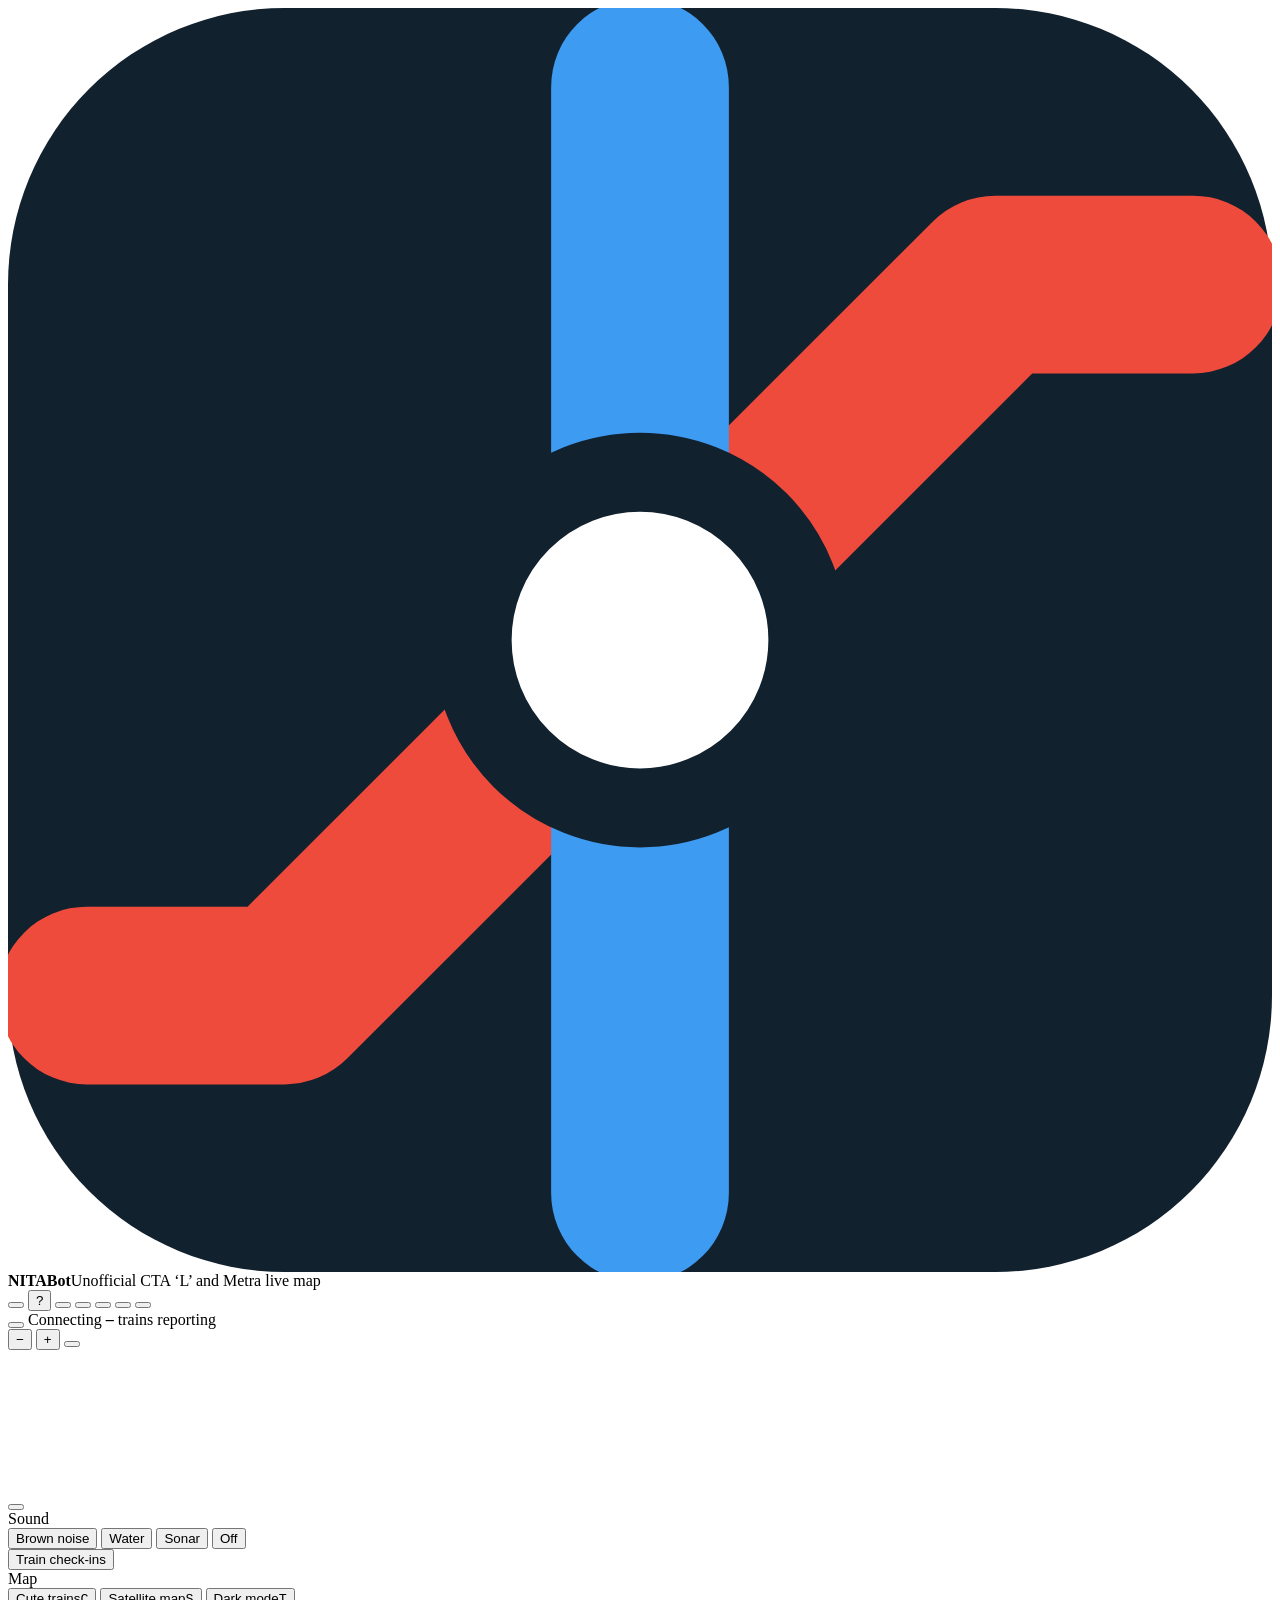
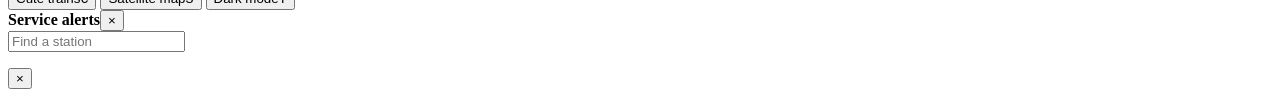
<file: src/shell/body.html>
</style>
</head>
<body>

<div class="top">
  <div class="mark"><svg class="logo" viewBox="0 0 64 64" aria-hidden="true"><rect width="64" height="64" rx="14" fill="#12212E"/><path d="M4 50H14L50 14H60" fill="none" stroke="#EF4B3C" stroke-width="9" stroke-linecap="round" stroke-linejoin="round"/><path d="M32 4V60" fill="none" stroke="#3E9BF2" stroke-width="9" stroke-linecap="round"/><circle cx="32" cy="32" r="8.5" fill="#fff" stroke="#12212E" stroke-width="4"/></svg><b>NITABot</b><span>Unofficial CTA &lsquo;L&rsquo; and Metra live map</span>
    <div class="tools">
      <button id="searchBtn" class="ibtn" aria-label="Find a station" title="Find a station (/)" aria-haspopup="dialog" aria-expanded="false" aria-controls="search"><svg viewBox="0 0 20 20" aria-hidden="true"><circle cx="8.6" cy="8.6" r="5.2"/><path d="M12.5 12.5l4.6 4.6"/></svg></button>
      <button id="helpBtn" class="ibtn" aria-label="Help: open the welcome guide" title="Help and about (?)" aria-controls="intro">?</button>
      <button id="snd" class="ibtn snd" aria-label="View: sound, cute trains, satellite, light or dark" aria-haspopup="menu" aria-expanded="false" aria-controls="sndmenu" title="View: sound, trains, map, theme"><svg viewBox="0 0 20 20" aria-hidden="true"><path d="M3.5 6h13M3.5 14h13"/><circle class="k" cx="7.5" cy="6" r="2.1"/><circle class="k" cx="12.5" cy="14" r="2.1"/></svg></button>
      <button id="styleBtn" class="ibtn" aria-pressed="false" aria-label="Show trains as cute little trains" title="Cute trains (C)"><svg viewBox="0 0 20 20" aria-hidden="true"><path d="M3.5 12.5V8a3 3 0 0 1 3-3h7a3 3 0 0 1 3 3v4.5z"/><path d="M6 8h2.2M11.8 8H14"/><circle cx="6.5" cy="14.6" r="1.4"/><circle cx="13.5" cy="14.6" r="1.4"/></svg></button>
      <button id="satBtn" class="ibtn" aria-pressed="false" aria-label="Switch to the satellite map" title="Satellite map (S)"><svg viewBox="0 0 20 20" aria-hidden="true"><circle cx="10" cy="10" r="6.6"/><path d="M3.4 10h13.2M10 3.4c2 2 2.9 4.2 2.9 6.6s-.9 4.6-2.9 6.6M10 3.4c-2 2-2.9 4.2-2.9 6.6s.9 4.6 2.9 6.6"/></svg></button>
      <button id="theme" class="ibtn theme" aria-label="Switch to light mode" title="Switch to light mode (T)"><svg viewBox="0 0 20 20" aria-hidden="true"><g class="sun"><circle cx="10" cy="10" r="3.4"/><path d="M10 2.6v1.8M10 15.6v1.8M2.6 10h1.8M15.6 10h1.8M4.8 4.8l1.3 1.3M13.9 13.9l1.3 1.3M4.8 15.2l1.3-1.3M13.9 6.1l1.3-1.3"/></g><path class="moon" d="M15.6 12.4A6.2 6.2 0 0 1 7.6 4.4a6.2 6.2 0 1 0 8 8z"/></svg></button>
      <button id="favBtn" class="ibtn" aria-label="Show your stations" title="Your stations"><svg viewBox="0 0 20 20" aria-hidden="true"><path d="M10 2.2l2.35 4.95 5.4.68-3.97 3.72 1.03 5.36L10 14.3l-4.81 2.6 1.03-5.35L2.25 7.83l5.4-.68z"/></svg></button>
    </div></div>
  <div id="mood" aria-live="off"><span class="mt"></span></div>
  <div class="ops">
    <button class="abtn" id="abtn" aria-expanded="false" aria-controls="apanel" title="CTA and Metra service alerts"><svg viewBox="0 0 16 16" aria-hidden="true"><path class="ico" d="M8 1.8 L15 14 H1 Z M8 6.2 V9.6 M8 11.6 V11.7"/></svg><span id="acount"></span><span class="aw" id="aword"></span></button>
    <span class="state" id="state"><i></i><span id="stateText">Connecting</span></span>
    <span id="mhealth" class="mh" role="status" tabindex="0" hidden><i></i><span>Metra</span></span>
    <span class="vh"><b id="count">–</b> trains reporting</span>
    <span class="asof" id="asof" role="status" aria-live="off" title="When NITABot last received fresh data from each feed (Chicago time)"></span>
  </div>
</div>

<div class="console" id="console" role="group" aria-label="Focus a line">
  <span class="focusnote" id="focusnote"></span>
</div>
<div class="zoom">
  <button id="zout" title="Zoom out (−)" aria-label="Zoom out">−</button>
  <button id="zin" title="Zoom in (+)" aria-label="Zoom in">+</button>
  <button id="fit" class="fit" title="Back to Chicago (0)" aria-label="Back to Chicago"><svg viewBox="0 0 16 16" aria-hidden="true"><path d="M2.5 6V2.5H6M10 2.5h3.5V6M13.5 10v3.5H10M6 13.5H2.5V10"/></svg></button>
</div>

<div id="stage">
  <svg id="map" role="group" aria-label="Map of the CTA L and Metra with live train positions. Arrow keys move between stations and trains; Tab leaves the map."></svg>
  <svg id="labels" aria-hidden="true"></svg>
</div>
<div id="horizon"></div>
<div id="satcred" hidden>Imagery: USDA, USGS The National Map</div>
<div id="card" class="pnl" role="dialog" aria-label="Train details" tabindex="-1"></div>
<div id="spop" class="pnl" role="dialog" aria-label="Station" tabindex="-1"></div>
<section id="board" aria-label="Your stations"></section>
<button id="fstrip" aria-label="Open your stations"></button>
<div id="sndmenu" class="pnl" role="menu" aria-label="View">
  <div class="mh2" aria-hidden="true">Sound</div>
  <button role="menuitemradio" data-m="brown" aria-checked="false"><span class="ck" aria-hidden="true"></span><span>Brown noise</span></button>
  <button role="menuitemradio" data-m="water" aria-checked="false"><span class="ck" aria-hidden="true"></span><span>Water</span></button>
  <button role="menuitemradio" data-m="sonar" aria-checked="false"><span class="ck" aria-hidden="true"></span><span>Sonar</span></button>
  <button role="menuitemradio" data-m="off" aria-checked="false"><span class="ck" aria-hidden="true"></span><span>Off</span></button>
  <div class="sep" role="separator"></div>
  <button role="menuitemcheckbox" id="ciTog" aria-checked="true" title="A voice checks in on each train of the moment"><span class="ck" aria-hidden="true"></span><span>Train check-ins</span></button>
  <div class="sep" role="separator"></div>
  <div class="mh2" aria-hidden="true">Map</div>
  <button role="menuitemcheckbox" data-v="cute" aria-checked="false"><span class="ck" aria-hidden="true"></span><span>Cute trains</span><kbd>C</kbd></button>
  <button role="menuitemcheckbox" data-v="sat" aria-checked="false"><span class="ck" aria-hidden="true"></span><span>Satellite map</span><kbd>S</kbd></button>
  <button role="menuitemcheckbox" data-v="dark" aria-checked="false"><span class="ck" aria-hidden="true"></span><span>Dark mode</span><kbd>T</kbd></button>
</div>
<div id="apanel" class="pnl" role="dialog" aria-label="Service alerts"><div class="ahd"><b>Service alerts</b><span id="ascope"></span><button id="aclose" aria-label="Close alerts">×</button></div><div id="afilt"></div><div class="alist" id="alist"></div></div>
<div id="notice" class="pnl" role="status"></div>
<div id="sndnote" class="pnl" role="status" aria-live="polite"></div>
<div id="mbanner" role="alert" hidden></div>
<div id="ridecap" class="pnl" role="status" aria-live="polite"></div>
<div id="search" class="pnl" role="dialog" aria-label="Find a station">
  <input id="sq" type="search" placeholder="Find a station" autocomplete="off" spellcheck="false" role="combobox" aria-expanded="true" aria-controls="sres" aria-autocomplete="list" aria-label="Station name">
  <ul id="sres" role="listbox" aria-label="Stations"></ul>
</div>
<div id="tip"></div>
<div id="introVeil"></div>
<div id="intro" role="dialog" aria-modal="true" aria-labelledby="introTitle" aria-describedby="introLede" hidden>
  <button class="x" aria-label="Close the guide">×</button>
  <h2 id="introTitle">Every CTA &lsquo;L&rsquo; and Metra train, on one map</h2>
  <p class="lede" id="introLede">Each arrow is a real train, drawn where it last reported. Leave it running like a fish tank, or dig in.</p>
  <ol class="steps">
    <li><span class="n">1</span><span><b>Drag, scroll or pinch</b> to move and zoom. Zoom out for all of Metra.</span></li>
    <li><span class="n">2</span><span><b>Tap a train</b> for where it&rsquo;s headed. <b>Follow</b> rides along.</span></li>
    <li><span class="n">3</span><span><b>Tap a station</b> for its next trains. <b>☆ Save station</b> keeps it.</span></li>
    <li><span class="n">4</span><span><b>Alerts</b> (top right) has service notices. The <b>line bar</b> (bottom) shows one line at a time.</span></li>
  </ol>
  <div class="key" aria-label="Map key">
    <span><svg viewBox="0 0 22 14" aria-hidden="true"><path d="M1 7h20" stroke="#C60C30" stroke-width="4"/><circle cx="11" cy="7" r="3.4" fill="var(--stnfill)" stroke="#C60C30" stroke-width="1.6"/></svg>Station</span>
    <span><svg viewBox="0 0 22 14" aria-hidden="true"><path d="M1 4h20" stroke="#C60C30" stroke-width="3.4"/><path d="M1 10h20" stroke="#00A1DE" stroke-width="3.4"/><rect x="7" y="1.2" width="8" height="11.6" rx="4" fill="var(--stnfill)" stroke="var(--ink)" stroke-width="1.8"/></svg>Transfer</span>
    <span><svg viewBox="0 0 22 14" aria-hidden="true"><path d="M1 7h20" stroke="var(--metra-sample)" stroke-width="4.4"/><path d="M1 7h20" stroke="var(--city)" stroke-width="1.4"/></svg>Metra line</span>
    <span><svg viewBox="0 0 22 14" aria-hidden="true"><path d="M17 7L5 12.5 7.5 7 5 1.5Z" fill="#C60C30" stroke="var(--ink)" stroke-width="1.1" stroke-linejoin="round"/></svg>Live train</span>
    <span><svg viewBox="0 0 22 14" aria-hidden="true"><path d="M17 7L5 12.5 7.5 7 5 1.5Z" fill="#C60C30" stroke="var(--ink)" stroke-width="1.1" stroke-linejoin="round" stroke-dasharray="2.2 1.6"/></svg>Odd report, being checked</span>
    <span><svg viewBox="0 0 22 14" aria-hidden="true"><path d="M17 7L5 12.5 7.5 7 5 1.5Z" fill="none" stroke="var(--stalec)" stroke-width="1.5" stroke-linejoin="round"/></svg>Out of date</span>
  </div>
  <p class="extras">Leave it alone and the buttons fade away, then it rides along with a train. Sound (brown noise and spoken check-ins) starts with your first click or tap; the View menu by the title changes or mutes it, and holds cute trains, the satellite map and dark mode.</p>
  <div class="keys" aria-label="Keyboard shortcuts">
    <span><kbd>/</kbd>Find a station</span><span><kbd>?</kbd>This guide</span><span><kbd>T</kbd>Light or dark</span><span><kbd>S</kbd>Satellite</span>
    <span><kbd>C</kbd>Cute trains</span><span><kbd>M</kbd>Sound on or off</span><span><kbd>+</kbd><kbd>&minus;</kbd>Zoom</span><span><kbd>0</kbd>Whole map</span>
    <span><kbd>&larr;</kbd><kbd>&rarr;</kbd>Stations and trains on the map</span><span><kbd>Esc</kbd>Close</span>
  </div>
  <p class="about">NITABot is an unofficial personal project made for fun and is not affiliated with NITA. It isn&rsquo;t affiliated with the CTA or Metra either: train positions and times come from CTA&rsquo;s public Train Tracker data and Metra&rsquo;s public GTFS feeds.</p>
  <div class="foot">
    <button class="go">Got it</button>
    <span class="hint">Open this again any time with <b>?</b> by the title.</span>
  </div>
</div>
<div id="welcome" role="dialog" aria-modal="false" aria-labelledby="welTitle" aria-describedby="welLede" hidden>
  <h2 id="welTitle">Every CTA &lsquo;L&rsquo; and Metra train, live</h2>
  <p id="welLede">Each arrow is a real train, drawn where it last reported.</p>
  <div class="wbtns"><button class="go">Start watching</button><button class="tour">Show me around</button></div>
  <p class="about">NITABot is an unofficial personal project made for fun and is not affiliated with NITA.</p>
</div>
<div id="hint" class="pnl" role="status" aria-live="polite"><span class="ht"></span><button class="hx" aria-label="Got it">×</button></div>
</file>
